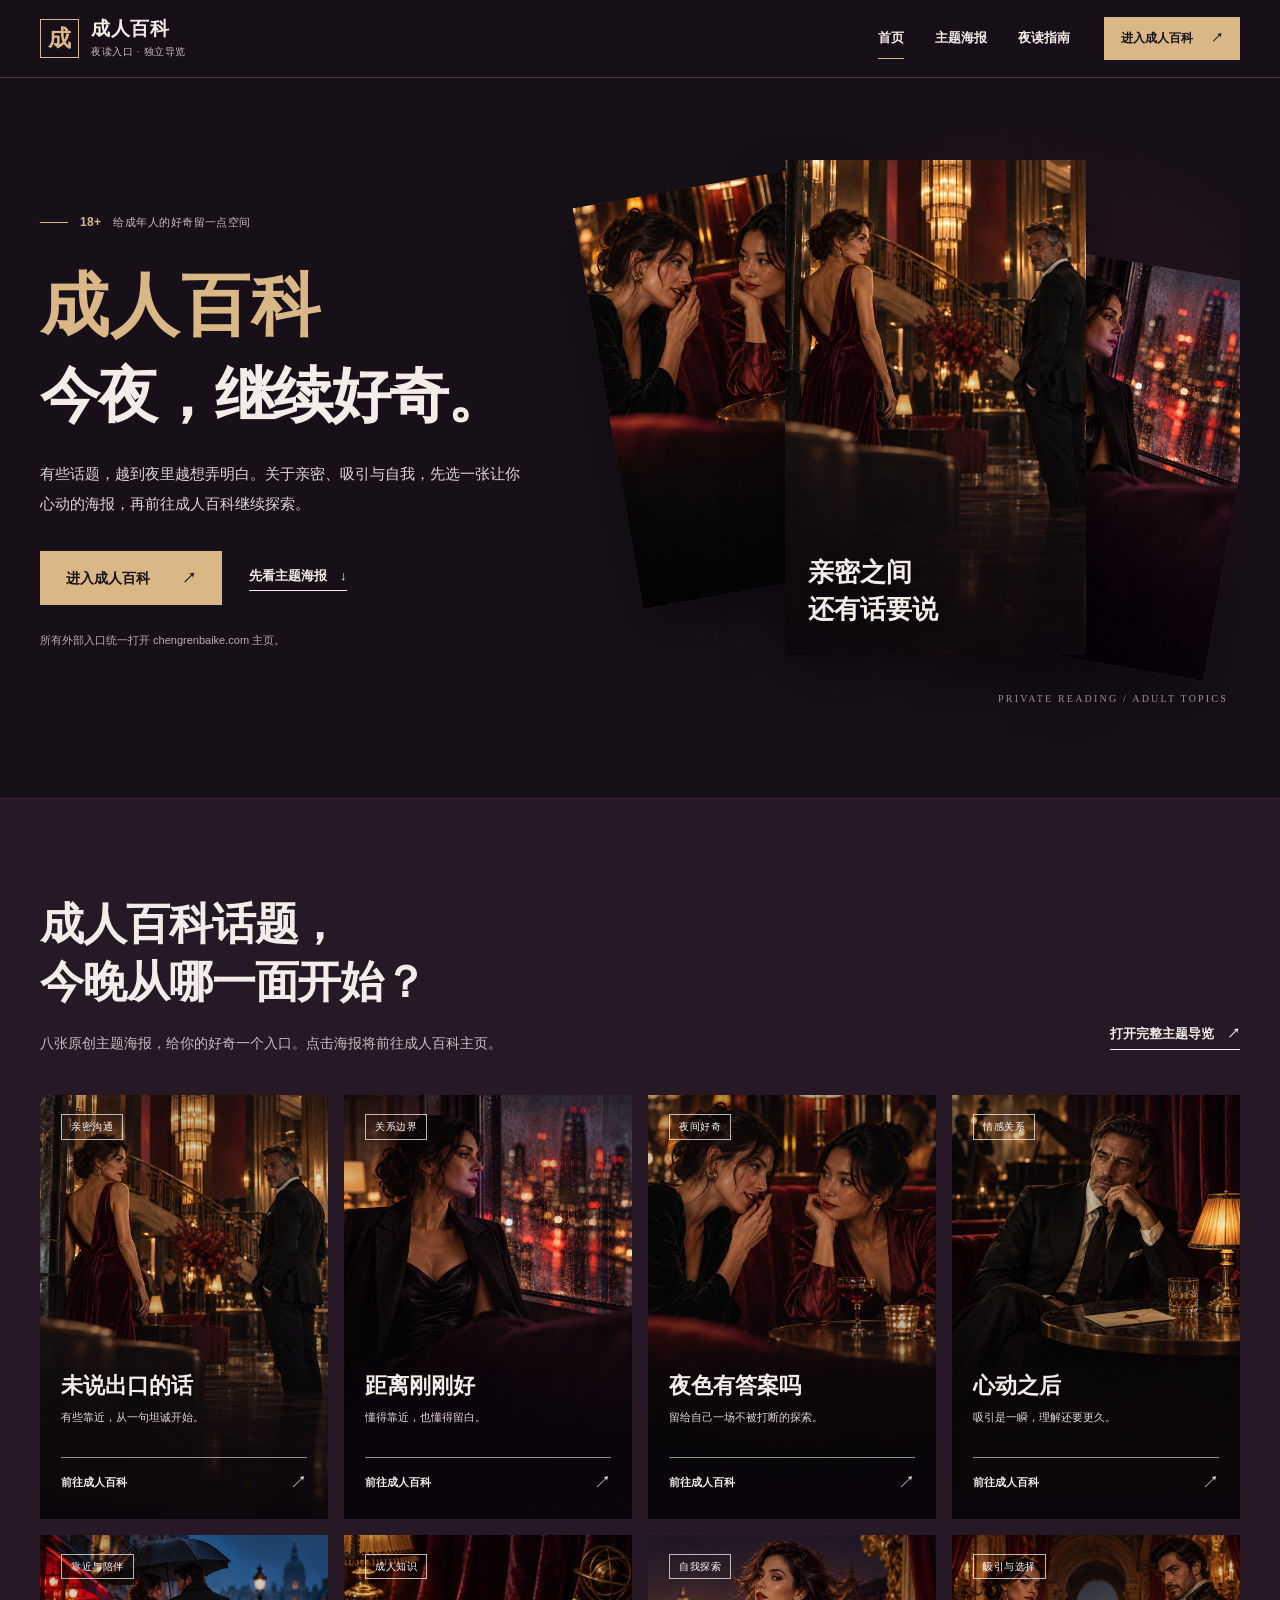
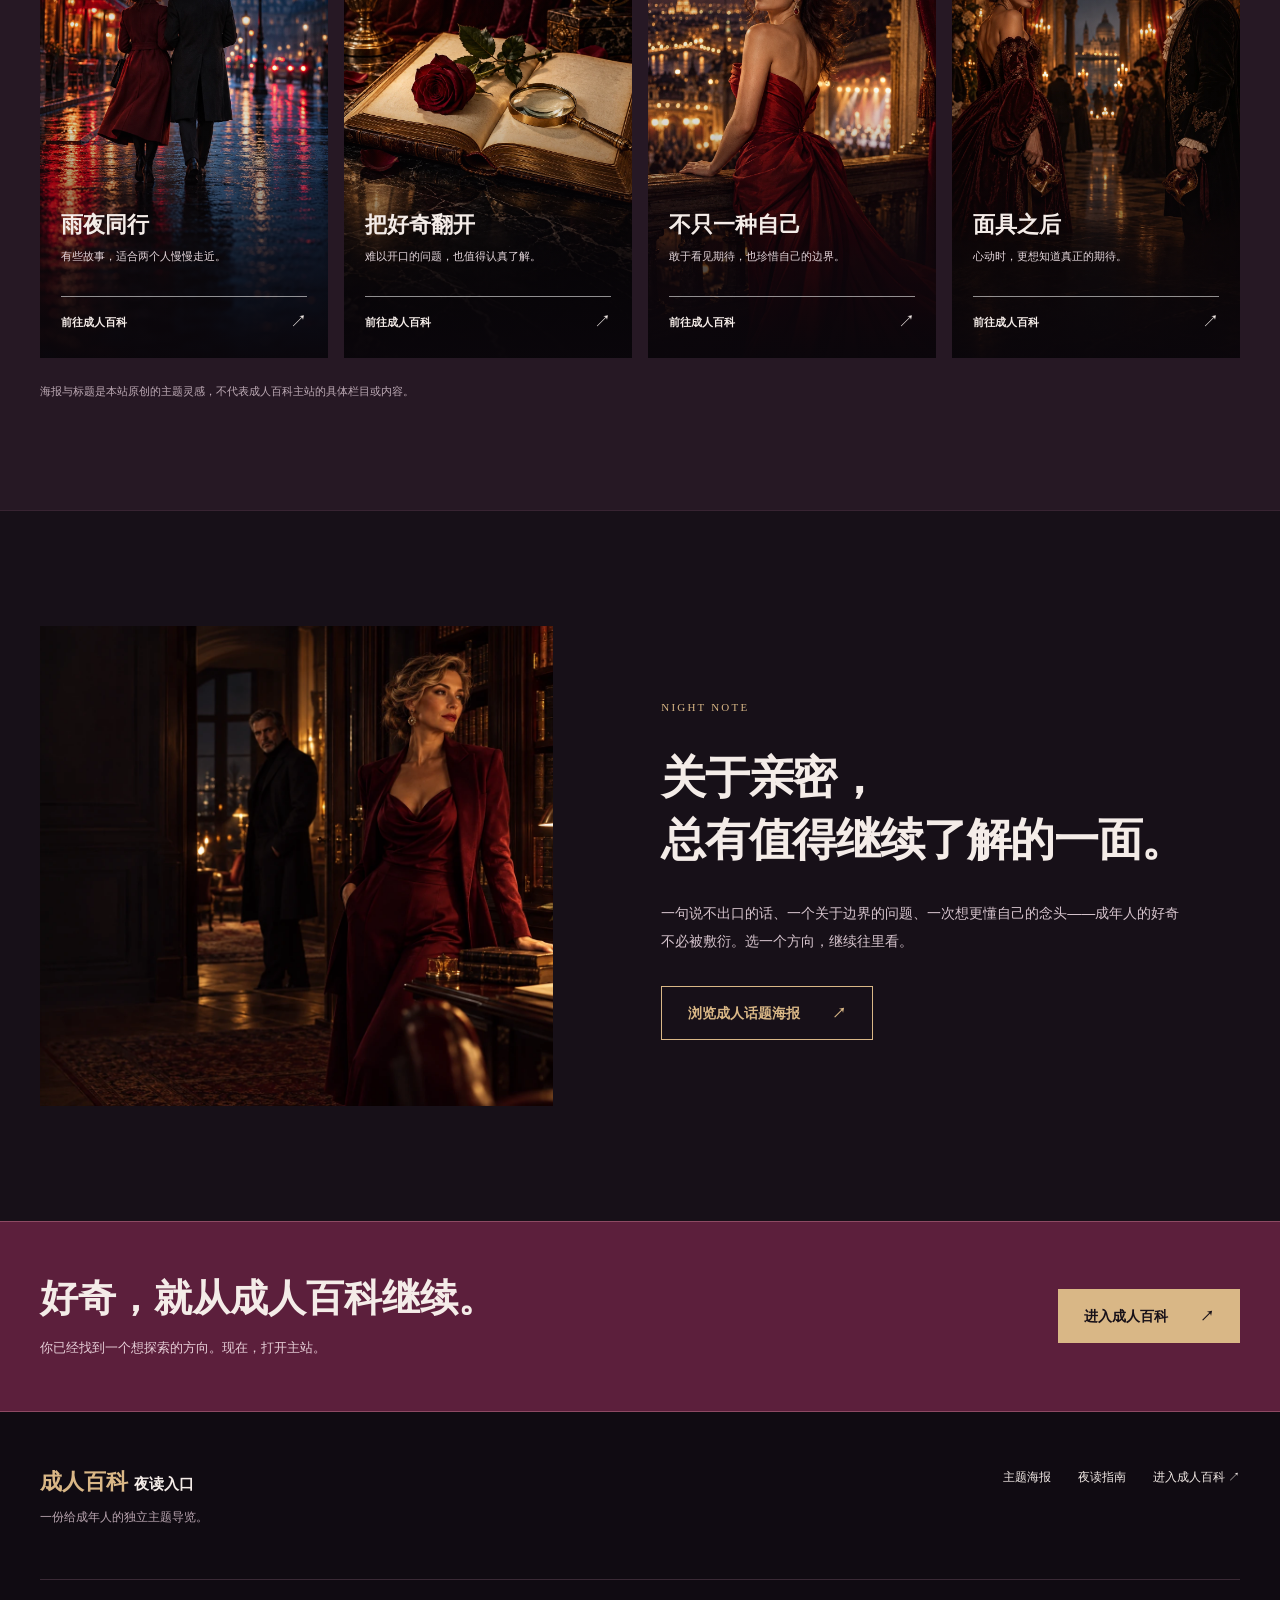
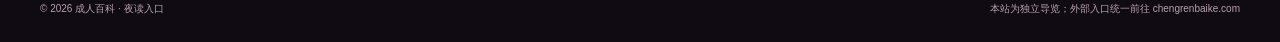
<file: sites/duanju-guide/public/index.html>
<!doctype html>
<html lang="zh-CN">
<head>
  <meta charset="utf-8">
  <meta name="viewport" content="width=device-width, initial-scale=1">
  <meta name="theme-color" content="#171018">
  <meta name="description" content="从亲密关系、成人话题与夜间灵感出发，浏览原创主题海报，点击前往成人百科 chengrenbaike.com 探索更多。本站为独立导览。">
  <meta name="keywords" content="成人百科,成人百科入口,成人话题,亲密关系,夜间探索">
  <meta property="og:title" content="成人百科入口｜成年人的夜间探索指南">
  <meta property="og:description" content="选一张成人话题海报，从好奇进入成人百科。独立主题导览，所有外部入口统一前往主站。">
  <meta property="og:type" content="website">
  <title>成人百科入口｜成年人的夜间探索指南</title>
  <link rel="icon" type="image/svg+xml" href="assets/favicon.svg">
  <link rel="stylesheet" href="assets/styles.css">
</head>
<body class="home-page">
  <a class="skip-link" href="#main">跳到主要内容</a>
  <header class="site-header"><div class="shell header-inner">
    <a class="brand" href="index.html"><span class="brand-emblem" aria-hidden="true">成</span><span class="brand-copy"><strong>成人百科</strong><small>夜读入口 · 独立导览</small></span></a>
    <nav class="desktop-nav" aria-label="主导航"><a aria-current="page" href="index.html">首页</a><a href="themes.html">主题海报</a><a href="guide.html">夜读指南</a></nav>
    <a class="header-cta" href="https://chengrenbaike.com/" target="_blank" rel="noopener noreferrer">进入成人百科 <span aria-hidden="true">↗</span></a>
    <details class="mobile-nav"><summary aria-label="打开导航菜单"><span></span><span></span><span></span></summary><nav aria-label="手机导航"><a aria-current="page" href="index.html">首页</a><a href="themes.html">主题海报</a><a href="guide.html">夜读指南</a><a href="https://chengrenbaike.com/" target="_blank" rel="noopener noreferrer">进入成人百科 ↗</a></nav></details>
  </div></header>

  <main id="main">
    <section class="hero shell" aria-labelledby="hero-title"><div class="hero-copy">
      <p class="age-mark">18+ <span>给成年人的好奇留一点空间</span></p>
      <h1 id="hero-title"><span>成人百科</span>今夜，继续好奇。</h1>
      <p class="hero-lede">有些话题，越到夜里越想弄明白。关于亲密、吸引与自我，先选一张让你心动的海报，再前往成人百科继续探索。</p>
      <div class="hero-actions"><a class="button button-gold" href="https://chengrenbaike.com/" target="_blank" rel="noopener noreferrer">进入成人百科 <span aria-hidden="true">↗</span></a><a class="quiet-link" href="#posters">先看主题海报 <span aria-hidden="true">↓</span></a></div>
      <p class="hero-fineprint">所有外部入口统一打开 chengrenbaike.com 主页。</p>
    </div><div class="hero-gallery" aria-hidden="true">
      <div class="hero-poster hero-poster-back"><img src="assets/posters/poster-03.webp" alt="" width="1024" height="1536"></div>
      <div class="hero-poster hero-poster-side"><img src="assets/posters/poster-02.webp" alt="" width="1024" height="1536"></div>
      <div class="hero-poster hero-poster-main"><img src="assets/posters/poster-01.webp" alt="" width="1024" height="1536"><span>亲密之间<br>还有话要说</span></div>
      <span class="hero-gallery-caption">PRIVATE READING / ADULT TOPICS</span>
    </div></section>

    <section class="poster-section" id="posters" aria-labelledby="posters-title"><div class="shell"><div class="section-heading"><div><h2 id="posters-title">成人百科话题，<br>今晚从哪一面开始？</h2><p>八张原创主题海报，给你的好奇一个入口。点击海报将前往成人百科主页。</p></div><a class="inline-link" href="themes.html">打开完整主题导览 <span aria-hidden="true">↗</span></a></div>
      <div class="poster-grid">
        <a class="poster-card" href="https://chengrenbaike.com/" target="_blank" rel="noopener noreferrer"><img src="assets/posters/poster-01.webp" alt="" loading="lazy" decoding="async" width="1024" height="1536"><span class="poster-kicker">亲密沟通</span><span class="poster-content"><strong>未说出口的话</strong><small>有些靠近，从一句坦诚开始。</small><span>前往成人百科 <b aria-hidden="true">↗</b></span></span></a>
        <a class="poster-card" href="https://chengrenbaike.com/" target="_blank" rel="noopener noreferrer"><img src="assets/posters/poster-02.webp" alt="" loading="lazy" decoding="async" width="1024" height="1536"><span class="poster-kicker">关系边界</span><span class="poster-content"><strong>距离刚刚好</strong><small>懂得靠近，也懂得留白。</small><span>前往成人百科 <b aria-hidden="true">↗</b></span></span></a>
        <a class="poster-card" href="https://chengrenbaike.com/" target="_blank" rel="noopener noreferrer"><img src="assets/posters/poster-03.webp" alt="" loading="lazy" decoding="async" width="1024" height="1536"><span class="poster-kicker">夜间好奇</span><span class="poster-content"><strong>夜色有答案吗</strong><small>留给自己一场不被打断的探索。</small><span>前往成人百科 <b aria-hidden="true">↗</b></span></span></a>
        <a class="poster-card" href="https://chengrenbaike.com/" target="_blank" rel="noopener noreferrer"><img src="assets/posters/poster-04.webp" alt="" loading="lazy" decoding="async" width="1024" height="1536"><span class="poster-kicker">情感关系</span><span class="poster-content"><strong>心动之后</strong><small>吸引是一瞬，理解还要更久。</small><span>前往成人百科 <b aria-hidden="true">↗</b></span></span></a>
        <a class="poster-card" href="https://chengrenbaike.com/" target="_blank" rel="noopener noreferrer"><img src="assets/posters/poster-05.webp" alt="" loading="lazy" decoding="async" width="1024" height="1536"><span class="poster-kicker">靠近与陪伴</span><span class="poster-content"><strong>雨夜同行</strong><small>有些故事，适合两个人慢慢走近。</small><span>前往成人百科 <b aria-hidden="true">↗</b></span></span></a>
        <a class="poster-card" href="https://chengrenbaike.com/" target="_blank" rel="noopener noreferrer"><img src="assets/posters/poster-06.webp" alt="" loading="lazy" decoding="async" width="1024" height="1536"><span class="poster-kicker">成人知识</span><span class="poster-content"><strong>把好奇翻开</strong><small>难以开口的问题，也值得认真了解。</small><span>前往成人百科 <b aria-hidden="true">↗</b></span></span></a>
        <a class="poster-card" href="https://chengrenbaike.com/" target="_blank" rel="noopener noreferrer"><img src="assets/posters/poster-07.webp" alt="" loading="lazy" decoding="async" width="1024" height="1536"><span class="poster-kicker">自我探索</span><span class="poster-content"><strong>不只一种自己</strong><small>敢于看见期待，也珍惜自己的边界。</small><span>前往成人百科 <b aria-hidden="true">↗</b></span></span></a>
        <a class="poster-card" href="https://chengrenbaike.com/" target="_blank" rel="noopener noreferrer"><img src="assets/posters/poster-08.webp" alt="" loading="lazy" decoding="async" width="1024" height="1536"><span class="poster-kicker">吸引与选择</span><span class="poster-content"><strong>面具之后</strong><small>心动时，更想知道真正的期待。</small><span>前往成人百科 <b aria-hidden="true">↗</b></span></span></a>
      </div><p class="poster-disclosure">海报与标题是本站原创的主题灵感，不代表成人百科主站的具体栏目或内容。</p>
    </div></section>

    <section class="editorial shell" aria-labelledby="editorial-title"><div class="editorial-image"><img src="assets/posters/hero.webp" alt="夜间书房里，两位成年人置身于暖色灯光与书架之间" loading="lazy" decoding="async" width="1536" height="1024"></div><div class="editorial-copy"><span class="editorial-index">NIGHT NOTE</span><h2 id="editorial-title">关于亲密，<br>总有值得继续了解的一面。</h2><p>一句说不出口的话、一个关于边界的问题、一次想更懂自己的念头——成年人的好奇不必被敷衍。选一个方向，继续往里看。</p><a class="button button-outline" href="themes.html">浏览成人话题海报 <span aria-hidden="true">↗</span></a></div></section>

    <section class="closing" aria-labelledby="closing-title"><div class="shell closing-inner"><div><h2 id="closing-title">好奇，就从成人百科继续。</h2><p>你已经找到一个想探索的方向。现在，打开主站。</p></div><a class="button button-gold" href="https://chengrenbaike.com/" target="_blank" rel="noopener noreferrer">进入成人百科 <span aria-hidden="true">↗</span></a></div></section>
  </main>

  <footer class="site-footer"><div class="shell footer-main"><div><a class="footer-brand" href="index.html">成人百科 <span>夜读入口</span></a><p>一份给成年人的独立主题导览。</p></div><nav aria-label="页脚导航"><a href="themes.html">主题海报</a><a href="guide.html">夜读指南</a><a href="https://chengrenbaike.com/" target="_blank" rel="noopener noreferrer">进入成人百科 ↗</a></nav></div><div class="shell footer-bottom"><span>© 2026 成人百科 · 夜读入口</span><span>本站为独立导览；外部入口统一前往 chengrenbaike.com</span></div></footer>
</body>
</html>
</file>
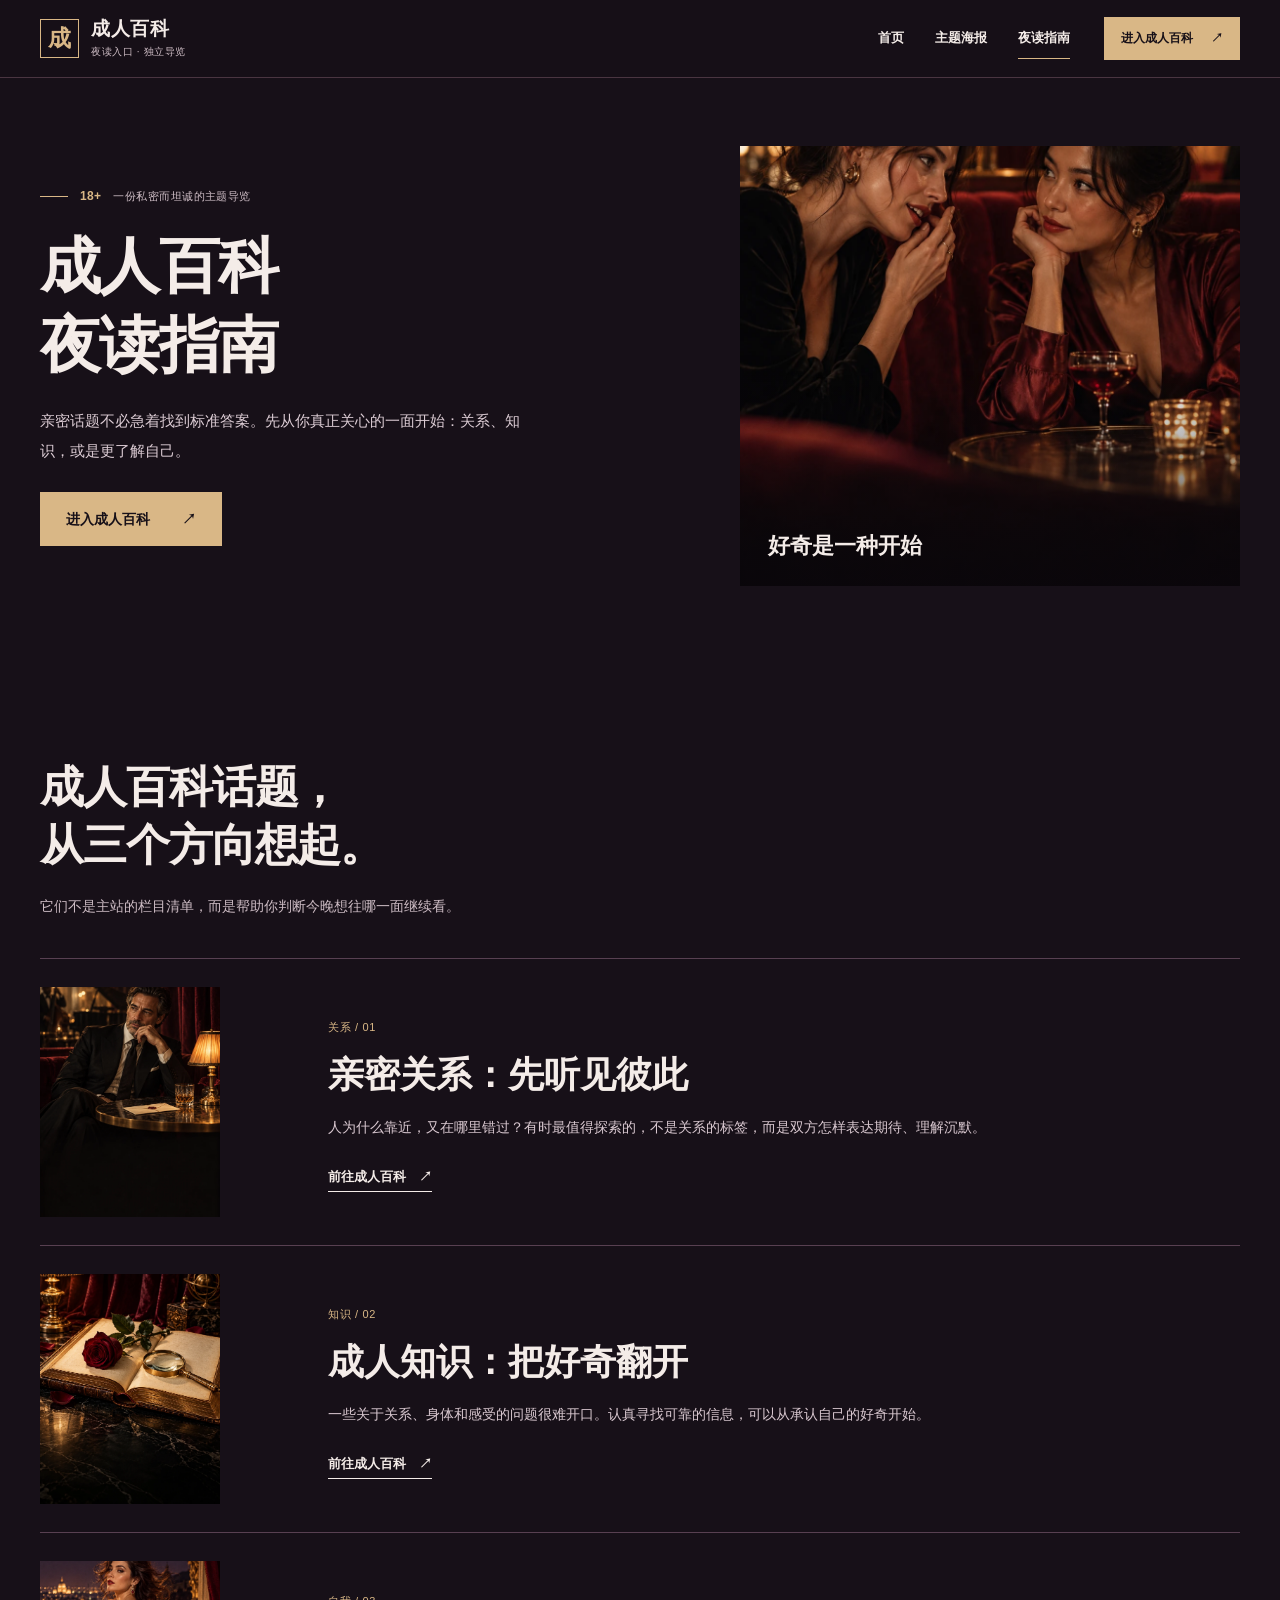
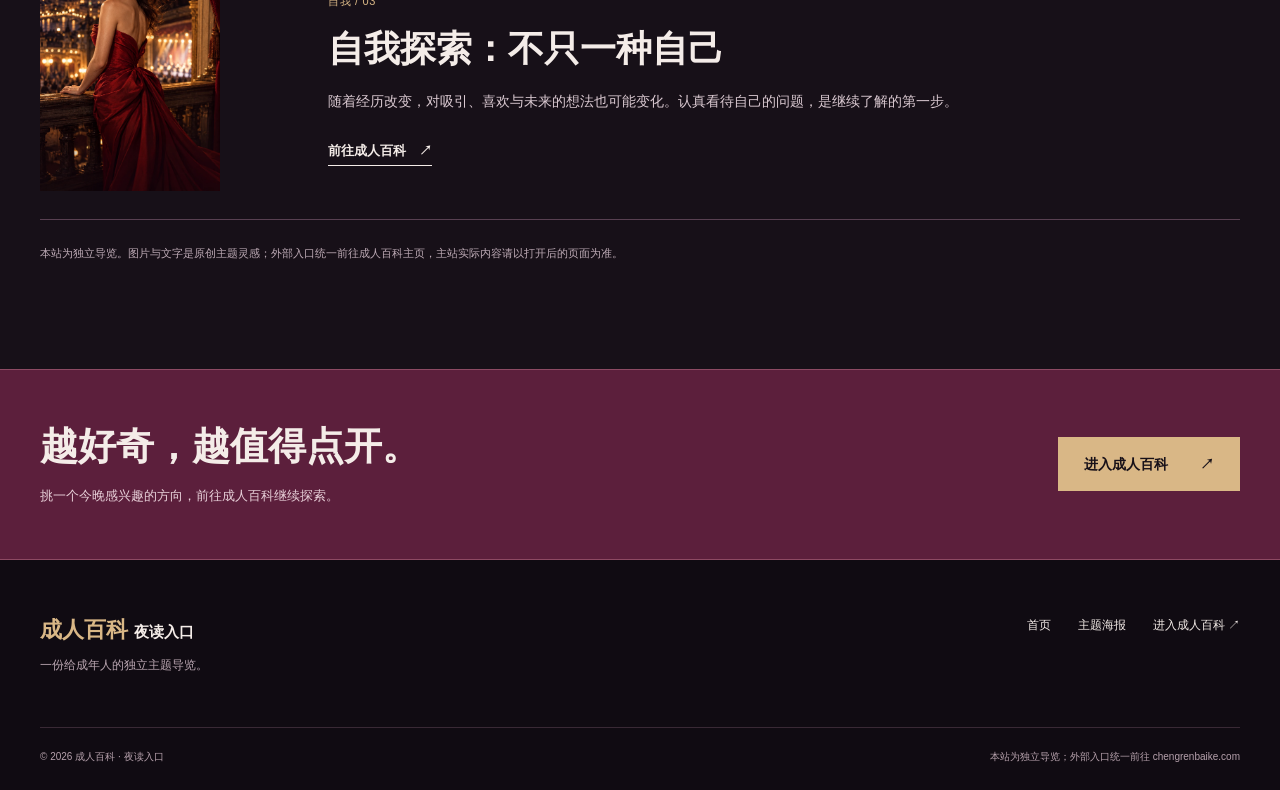
<file: sites/duanju-guide/public/guide.html>
<!doctype html>
<html lang="zh-CN">
<head>
  <meta charset="utf-8">
  <meta name="viewport" content="width=device-width, initial-scale=1">
  <meta name="theme-color" content="#171018">
  <meta name="description" content="成人百科夜读指南：从亲密关系、成人知识与自我探索三个方向，找到想继续了解的成人话题，并前往成人百科主页。本站为独立导览。">
  <meta name="keywords" content="成人百科,成人百科夜读指南,成人话题,亲密关系,成人知识">
  <meta property="og:title" content="成人百科夜读指南｜成年人关心的话题">
  <meta property="og:description" content="用清楚、尊重的方式选择成人话题，从这里前往成人百科继续探索。">
  <meta property="og:type" content="website">
  <title>成人百科夜读指南｜成年人关心的话题</title>
  <link rel="icon" type="image/svg+xml" href="assets/favicon.svg">
  <link rel="stylesheet" href="assets/styles.css">
</head>
<body class="inner-page">
  <a class="skip-link" href="#main">跳到主要内容</a>
  <header class="site-header"><div class="shell header-inner">
    <a class="brand" href="index.html"><span class="brand-emblem" aria-hidden="true">成</span><span class="brand-copy"><strong>成人百科</strong><small>夜读入口 · 独立导览</small></span></a>
    <nav class="desktop-nav" aria-label="主导航"><a href="index.html">首页</a><a href="themes.html">主题海报</a><a aria-current="page" href="guide.html">夜读指南</a></nav>
    <a class="header-cta" href="https://chengrenbaike.com/" target="_blank" rel="noopener noreferrer">进入成人百科 <span aria-hidden="true">↗</span></a>
    <details class="mobile-nav"><summary aria-label="打开导航菜单"><span></span><span></span><span></span></summary><nav aria-label="手机导航"><a href="index.html">首页</a><a href="themes.html">主题海报</a><a aria-current="page" href="guide.html">夜读指南</a><a href="https://chengrenbaike.com/" target="_blank" rel="noopener noreferrer">进入成人百科 ↗</a></nav></details>
  </div></header>

  <main id="main">
    <section class="inner-hero guide-hero shell" aria-labelledby="page-title"><div class="inner-hero-copy"><p class="age-mark">18+ <span>一份私密而坦诚的主题导览</span></p><h1 id="page-title">成人百科<br>夜读指南</h1><p>亲密话题不必急着找到标准答案。先从你真正关心的一面开始：关系、知识，或是更了解自己。</p><a class="button button-gold" href="https://chengrenbaike.com/" target="_blank" rel="noopener noreferrer">进入成人百科 <span aria-hidden="true">↗</span></a></div><div class="guide-hero-image"><img src="assets/posters/poster-03.webp" alt="红色夜间空间里，两位成年女性私语的原创海报" width="1024" height="1536"><span>好奇是一种开始</span></div></section>

    <section class="reading-section shell" aria-labelledby="reading-title"><div class="section-heading"><div><h2 id="reading-title">成人百科话题，<br>从三个方向想起。</h2><p>它们不是主站的栏目清单，而是帮助你判断今晚想往哪一面继续看。</p></div></div>
      <div class="reading-list">
        <article class="reading-row"><div class="reading-photo"><img src="assets/posters/poster-04.webp" alt="夜间酒吧里一位成年人的原创情感海报" loading="lazy" decoding="async" width="1024" height="1536"></div><div class="reading-copy"><span>关系 / 01</span><h3>亲密关系：先听见彼此</h3><p>人为什么靠近，又在哪里错过？有时最值得探索的，不是关系的标签，而是双方怎样表达期待、理解沉默。</p><a class="inline-link" href="https://chengrenbaike.com/" target="_blank" rel="noopener noreferrer">前往成人百科 <span aria-hidden="true">↗</span></a></div></article>
        <article class="reading-row"><div class="reading-photo"><img src="assets/posters/poster-06.webp" alt="打开的百科书籍、玫瑰与放大镜组成的原创海报" loading="lazy" decoding="async" width="1024" height="1536"></div><div class="reading-copy"><span>知识 / 02</span><h3>成人知识：把好奇翻开</h3><p>一些关于关系、身体和感受的问题很难开口。认真寻找可靠的信息，可以从承认自己的好奇开始。</p><a class="inline-link" href="https://chengrenbaike.com/" target="_blank" rel="noopener noreferrer">前往成人百科 <span aria-hidden="true">↗</span></a></div></article>
        <article class="reading-row"><div class="reading-photo"><img src="assets/posters/poster-07.webp" alt="剧院包厢里身穿酒红色礼服的成年女性原创海报" loading="lazy" decoding="async" width="1024" height="1536"></div><div class="reading-copy"><span>自我 / 03</span><h3>自我探索：不只一种自己</h3><p>随着经历改变，对吸引、喜欢与未来的想法也可能变化。认真看待自己的问题，是继续了解的第一步。</p><a class="inline-link" href="https://chengrenbaike.com/" target="_blank" rel="noopener noreferrer">前往成人百科 <span aria-hidden="true">↗</span></a></div></article>
      </div>
      <p class="reading-disclosure">本站为独立导览。图片与文字是原创主题灵感；外部入口统一前往成人百科主页，主站实际内容请以打开后的页面为准。</p>
    </section>

    <section class="closing" aria-labelledby="closing-title"><div class="shell closing-inner"><div><h2 id="closing-title">越好奇，越值得点开。</h2><p>挑一个今晚感兴趣的方向，前往成人百科继续探索。</p></div><a class="button button-gold" href="https://chengrenbaike.com/" target="_blank" rel="noopener noreferrer">进入成人百科 <span aria-hidden="true">↗</span></a></div></section>
  </main>

  <footer class="site-footer"><div class="shell footer-main"><div><a class="footer-brand" href="index.html">成人百科 <span>夜读入口</span></a><p>一份给成年人的独立主题导览。</p></div><nav aria-label="页脚导航"><a href="index.html">首页</a><a href="themes.html">主题海报</a><a href="https://chengrenbaike.com/" target="_blank" rel="noopener noreferrer">进入成人百科 ↗</a></nav></div><div class="shell footer-bottom"><span>© 2026 成人百科 · 夜读入口</span><span>本站为独立导览；外部入口统一前往 chengrenbaike.com</span></div></footer>
</body>
</html>
</file>
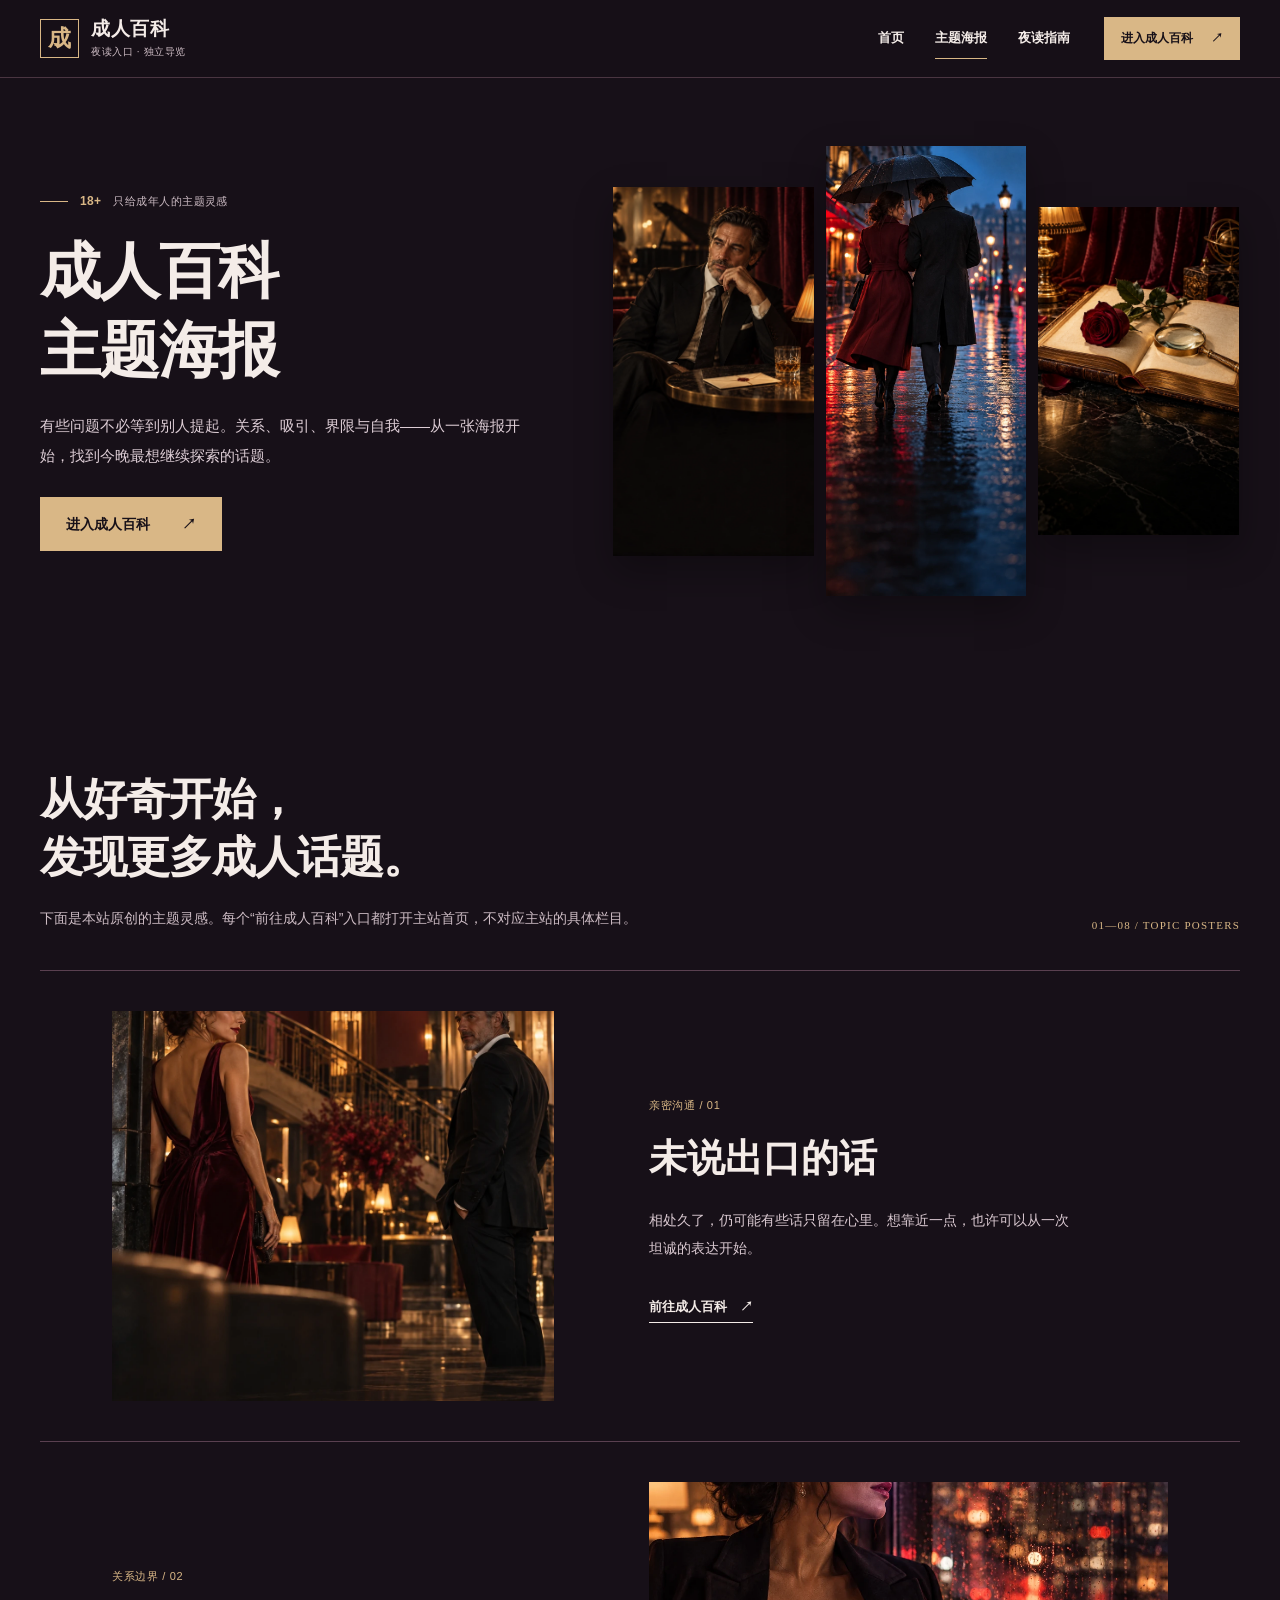
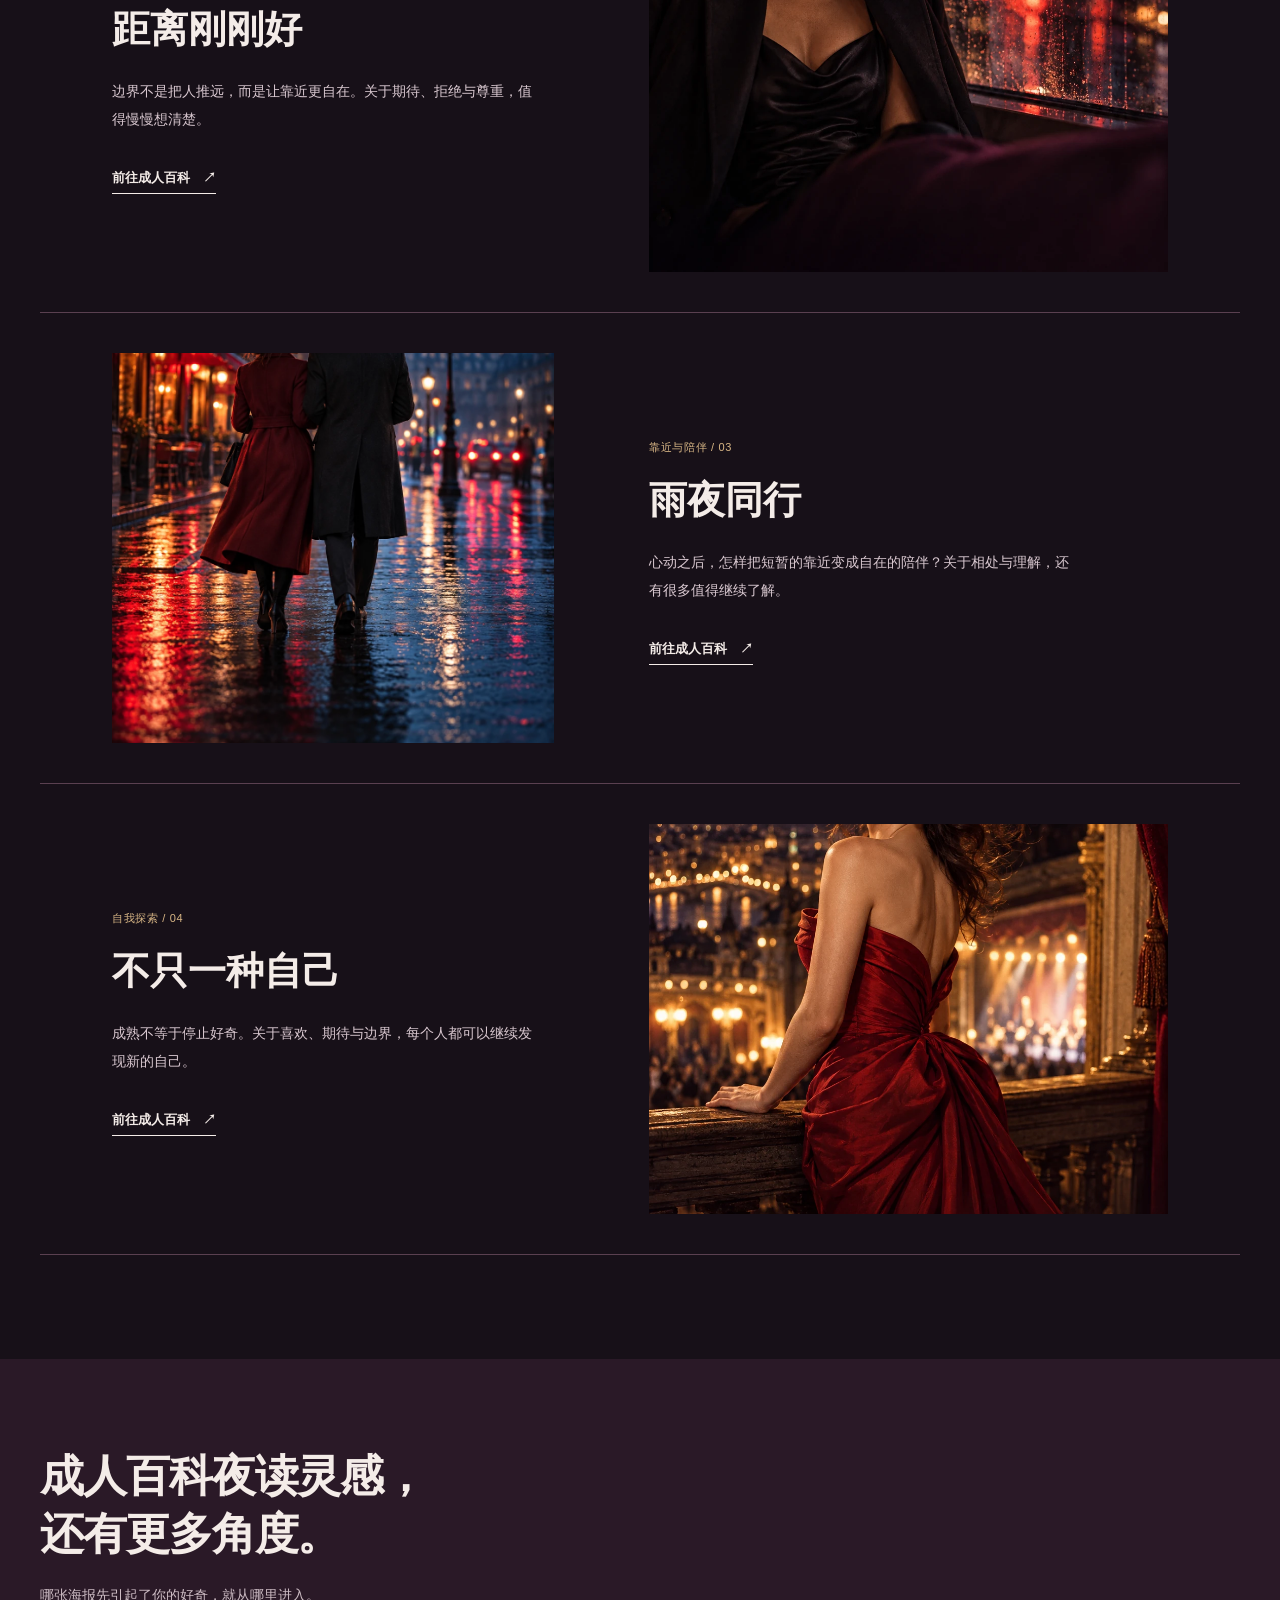
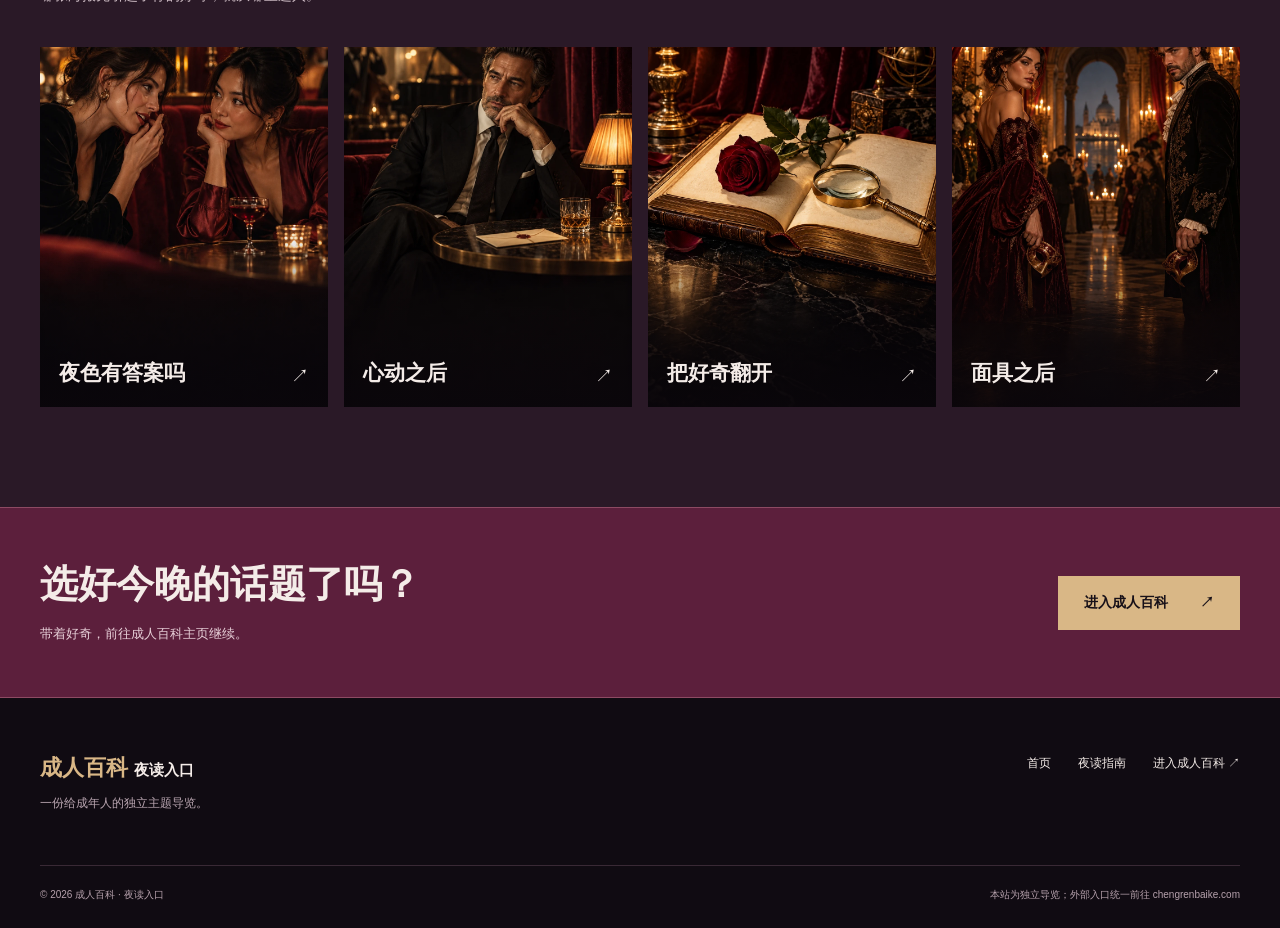
<file: sites/duanju-guide/public/themes.html>
<!doctype html>
<html lang="zh-CN">
<head>
  <meta charset="utf-8">
  <meta name="viewport" content="width=device-width, initial-scale=1">
  <meta name="theme-color" content="#171018">
  <meta name="description" content="浏览亲密沟通、关系边界、自我探索等成人话题原创海报，找到想了解的方向，点击前往成人百科主页。本站为独立导览。">
  <meta name="keywords" content="成人百科,成人百科主题海报,亲密关系,成人话题,自我探索">
  <meta property="og:title" content="成人百科主题海报｜亲密关系与成人话题导览">
  <meta property="og:description" content="八张原创成人话题海报，选一张感兴趣的，前往成人百科继续探索。">
  <meta property="og:type" content="website">
  <title>成人百科主题海报｜亲密关系与成人话题导览</title>
  <link rel="icon" type="image/svg+xml" href="assets/favicon.svg">
  <link rel="stylesheet" href="assets/styles.css">
</head>
<body class="inner-page">
  <a class="skip-link" href="#main">跳到主要内容</a>
  <header class="site-header"><div class="shell header-inner">
    <a class="brand" href="index.html"><span class="brand-emblem" aria-hidden="true">成</span><span class="brand-copy"><strong>成人百科</strong><small>夜读入口 · 独立导览</small></span></a>
    <nav class="desktop-nav" aria-label="主导航"><a href="index.html">首页</a><a aria-current="page" href="themes.html">主题海报</a><a href="guide.html">夜读指南</a></nav>
    <a class="header-cta" href="https://chengrenbaike.com/" target="_blank" rel="noopener noreferrer">进入成人百科 <span aria-hidden="true">↗</span></a>
    <details class="mobile-nav"><summary aria-label="打开导航菜单"><span></span><span></span><span></span></summary><nav aria-label="手机导航"><a href="index.html">首页</a><a aria-current="page" href="themes.html">主题海报</a><a href="guide.html">夜读指南</a><a href="https://chengrenbaike.com/" target="_blank" rel="noopener noreferrer">进入成人百科 ↗</a></nav></details>
  </div></header>

  <main id="main">
    <section class="inner-hero gallery-hero shell" aria-labelledby="page-title"><div class="inner-hero-copy"><p class="age-mark">18+ <span>只给成年人的主题灵感</span></p><h1 id="page-title">成人百科<br>主题海报</h1><p>有些问题不必等到别人提起。关系、吸引、界限与自我——从一张海报开始，找到今晚最想继续探索的话题。</p><a class="button button-gold" href="https://chengrenbaike.com/" target="_blank" rel="noopener noreferrer">进入成人百科 <span aria-hidden="true">↗</span></a></div><div class="gallery-hero-images" aria-hidden="true"><img src="assets/posters/poster-04.webp" alt="" width="1024" height="1536"><img src="assets/posters/poster-05.webp" alt="" width="1024" height="1536"><img src="assets/posters/poster-06.webp" alt="" width="1024" height="1536"></div></section>

    <section class="topic-section shell" aria-labelledby="topic-title"><div class="section-heading"><div><h2 id="topic-title">从好奇开始，<br>发现更多成人话题。</h2><p>下面是本站原创的主题灵感。每个“前往成人百科”入口都打开主站首页，不对应主站的具体栏目。</p></div><span class="section-count">01—08 / TOPIC POSTERS</span></div>
      <div class="feature-list">
        <article class="topic-feature"><div class="feature-visual"><img src="assets/posters/poster-01.webp" alt="装饰艺术空间中一对成年人的原创氛围海报" loading="lazy" decoding="async" width="1024" height="1536"></div><div class="feature-copy"><span>亲密沟通 / 01</span><h3>未说出口的话</h3><p>相处久了，仍可能有些话只留在心里。想靠近一点，也许可以从一次坦诚的表达开始。</p><a class="inline-link" href="https://chengrenbaike.com/" target="_blank" rel="noopener noreferrer">前往成人百科 <span aria-hidden="true">↗</span></a></div></article>
        <article class="topic-feature"><div class="feature-visual"><img src="assets/posters/poster-02.webp" alt="雨夜窗前的成年女性原创氛围海报" loading="lazy" decoding="async" width="1024" height="1536"></div><div class="feature-copy"><span>关系边界 / 02</span><h3>距离刚刚好</h3><p>边界不是把人推远，而是让靠近更自在。关于期待、拒绝与尊重，值得慢慢想清楚。</p><a class="inline-link" href="https://chengrenbaike.com/" target="_blank" rel="noopener noreferrer">前往成人百科 <span aria-hidden="true">↗</span></a></div></article>
        <article class="topic-feature"><div class="feature-visual"><img src="assets/posters/poster-05.webp" alt="雨夜街道上共撑一把伞的成年伴侣原创海报" loading="lazy" decoding="async" width="1024" height="1536"></div><div class="feature-copy"><span>靠近与陪伴 / 03</span><h3>雨夜同行</h3><p>心动之后，怎样把短暂的靠近变成自在的陪伴？关于相处与理解，还有很多值得继续了解。</p><a class="inline-link" href="https://chengrenbaike.com/" target="_blank" rel="noopener noreferrer">前往成人百科 <span aria-hidden="true">↗</span></a></div></article>
        <article class="topic-feature"><div class="feature-visual"><img src="assets/posters/poster-07.webp" alt="剧院包厢里身穿酒红色礼服的成年女性原创海报" loading="lazy" decoding="async" width="1024" height="1536"></div><div class="feature-copy"><span>自我探索 / 04</span><h3>不只一种自己</h3><p>成熟不等于停止好奇。关于喜欢、期待与边界，每个人都可以继续发现新的自己。</p><a class="inline-link" href="https://chengrenbaike.com/" target="_blank" rel="noopener noreferrer">前往成人百科 <span aria-hidden="true">↗</span></a></div></article>
      </div>
    </section>

    <section class="more-posters" aria-labelledby="more-title"><div class="shell"><div class="section-heading"><div><h2 id="more-title">成人百科夜读灵感，<br>还有更多角度。</h2><p>哪张海报先引起了你的好奇，就从哪里进入。</p></div></div><div class="mini-poster-grid">
      <a class="mini-poster" href="https://chengrenbaike.com/" target="_blank" rel="noopener noreferrer"><img src="assets/posters/poster-03.webp" alt="" loading="lazy" decoding="async" width="1024" height="1536"><span>夜色有答案吗 <b aria-hidden="true">↗</b></span></a>
      <a class="mini-poster" href="https://chengrenbaike.com/" target="_blank" rel="noopener noreferrer"><img src="assets/posters/poster-04.webp" alt="" loading="lazy" decoding="async" width="1024" height="1536"><span>心动之后 <b aria-hidden="true">↗</b></span></a>
      <a class="mini-poster" href="https://chengrenbaike.com/" target="_blank" rel="noopener noreferrer"><img src="assets/posters/poster-06.webp" alt="" loading="lazy" decoding="async" width="1024" height="1536"><span>把好奇翻开 <b aria-hidden="true">↗</b></span></a>
      <a class="mini-poster" href="https://chengrenbaike.com/" target="_blank" rel="noopener noreferrer"><img src="assets/posters/poster-08.webp" alt="" loading="lazy" decoding="async" width="1024" height="1536"><span>面具之后 <b aria-hidden="true">↗</b></span></a>
    </div></div></section>

    <section class="closing" aria-labelledby="closing-title"><div class="shell closing-inner"><div><h2 id="closing-title">选好今晚的话题了吗？</h2><p>带着好奇，前往成人百科主页继续。</p></div><a class="button button-gold" href="https://chengrenbaike.com/" target="_blank" rel="noopener noreferrer">进入成人百科 <span aria-hidden="true">↗</span></a></div></section>
  </main>

  <footer class="site-footer"><div class="shell footer-main"><div><a class="footer-brand" href="index.html">成人百科 <span>夜读入口</span></a><p>一份给成年人的独立主题导览。</p></div><nav aria-label="页脚导航"><a href="index.html">首页</a><a href="guide.html">夜读指南</a><a href="https://chengrenbaike.com/" target="_blank" rel="noopener noreferrer">进入成人百科 ↗</a></nav></div><div class="shell footer-bottom"><span>© 2026 成人百科 · 夜读入口</span><span>本站为独立导览；外部入口统一前往 chengrenbaike.com</span></div></footer>
</body>
</html>
</file>
<file: sites/duanju-guide/public/assets/styles.css>
:root{--night:#171018;--night-soft:#261824;--wine:#7D2948;--rose:#B94468;--gold:#D9B786;--paper:#F4ECE8;--muted:#CDBCC4;--ink:#2F1D28;--serif:"Noto Serif SC","Songti SC","STSong","SimSun",serif;--sans:"Noto Sans SC","Microsoft YaHei","PingFang SC",sans-serif}
*,*::before,*::after{box-sizing:border-box}
html{scroll-behavior:smooth;scroll-padding-top:88px}
body{margin:0;background:var(--night);color:var(--paper);font:16px/1.75 var(--sans);-webkit-font-smoothing:antialiased}
img{display:block;max-width:100%}
a{color:inherit;text-decoration:none}
h1,h2,h3,p{margin-top:0}
h1,h2,h3{font-weight:600;line-height:1.22}
button,summary{font:inherit}
:focus-visible{outline:3px solid var(--gold);outline-offset:4px}
::selection{background:var(--gold);color:var(--night)}
::-webkit-scrollbar{width:10px}::-webkit-scrollbar-track{background:var(--night)}::-webkit-scrollbar-thumb{background:#715061;border:2px solid var(--night);border-radius:10px}
.shell{width:min(1220px,calc(100% - 80px));margin-inline:auto}
.skip-link{position:absolute;z-index:200;top:-80px;left:15px;background:var(--gold);color:var(--night);padding:7px 14px}.skip-link:focus{top:12px}
.site-header{position:sticky;z-index:100;top:0;height:78px;background:rgba(23,16,24,.97);border-bottom:1px solid #4A3541;backdrop-filter:blur(10px)}
.header-inner{height:100%;display:flex;align-items:center;gap:34px}
.brand{display:inline-flex;align-items:center;gap:12px;flex:none;line-height:1.15}
.brand-emblem{width:39px;height:39px;display:grid;place-items:center;border:1px solid var(--gold);color:var(--gold);font:700 23px/1 var(--serif)}
.brand-copy strong{display:block;font:700 19px/1.1 var(--serif);letter-spacing:.03em}.brand-copy small{display:block;margin-top:6px;color:var(--muted);font-size:10px;letter-spacing:.06em}
.desktop-nav{display:flex;align-items:center;gap:31px;margin-left:auto;font-size:13px;font-weight:650}.desktop-nav a{position:relative;padding:27px 0}.desktop-nav a::after{content:"";position:absolute;left:0;right:100%;bottom:18px;height:1px;background:var(--gold);transition:right .2s}.desktop-nav a:hover::after,.desktop-nav a[aria-current]::after{right:0}
.header-cta{flex:none;background:var(--gold);color:var(--night);font-size:12px;font-weight:800;padding:11px 17px;display:inline-flex;gap:18px;align-items:center;transition:background .2s}.header-cta:hover{background:#F1D3AB}
.mobile-nav{display:none}
.button{display:inline-flex;align-items:center;justify-content:center;gap:32px;min-height:54px;padding:12px 26px;font-size:14px;font-weight:800;transition:transform .2s ease,background .2s ease}.button:hover{transform:translateY(-3px)}.button-gold{background:var(--gold);color:var(--night)}.button-gold:hover{background:#F1D3AB}.button-outline{border:1px solid var(--gold);color:var(--gold)}.button-outline:hover{background:var(--gold);color:var(--night)}
.quiet-link,.inline-link{display:inline-flex;align-items:center;gap:13px;width:max-content;max-width:100%;border-bottom:1px solid currentColor;padding-bottom:3px;font-weight:750;font-size:13px}.quiet-link:hover,.inline-link:hover{color:var(--gold)}
.age-mark{display:flex;align-items:center;gap:12px;color:var(--gold);font-size:12px;font-weight:800;letter-spacing:.03em;margin-bottom:32px}.age-mark span{color:var(--muted);font-size:11px;font-weight:500;letter-spacing:.04em}.age-mark::after{content:"";width:28px;height:1px;background:var(--gold);order:-1}
.hero{position:relative;overflow:clip;display:grid;grid-template-columns:.9fr 1.1fr;gap:36px;align-items:center;min-height:700px;padding-top:58px;padding-bottom:72px}.hero::before{content:"";position:absolute;right:-11%;top:4%;width:61%;height:80%;background:radial-gradient(ellipse at center,rgba(125,41,72,.30),transparent 68%);pointer-events:none}
.hero-copy{position:relative;z-index:2;max-width:550px}.hero h1{font-family:var(--serif);font-size:clamp(44px,4.7vw,70px);letter-spacing:-.03em;margin:0 0 27px}.hero h1 span{display:block;color:var(--gold);font-size:1.14em;letter-spacing:.02em;margin-bottom:10px}.hero-lede{max-width:490px;font-size:15px;line-height:2;color:#E2D3D9;margin-bottom:32px}.hero-actions{display:flex;align-items:center;gap:27px;flex-wrap:wrap}.hero-fineprint{font-size:11px;color:#BCAAB3;margin:26px 0 0}
.hero-gallery{position:relative;height:590px;isolation:isolate}.hero-poster{position:absolute;overflow:hidden;background:#3B2032;box-shadow:0 25px 55px rgba(0,0,0,.36)}.hero-poster img{width:100%;height:100%;object-fit:cover}.hero-poster-back{left:1%;top:8%;width:40%;height:69%;transform:rotate(-10deg);z-index:1}.hero-poster-side{right:0;top:21%;width:42%;height:68%;transform:rotate(10deg);z-index:2}.hero-poster-main{left:29%;top:4%;width:47%;height:84%;z-index:3}.hero-poster-main::after{content:"";position:absolute;inset:38% 0 0;background:linear-gradient(transparent,rgba(12,7,13,.87))}.hero-poster-main span{position:absolute;left:23px;right:18px;bottom:27px;z-index:1;font:600 clamp(19px,2vw,26px)/1.45 var(--serif);text-shadow:0 2px 10px rgba(0,0,0,.45)}.hero-gallery-caption{position:absolute;right:12px;bottom:20px;font:10px/1.4 Georgia,serif;letter-spacing:.22em;color:#BDA3AE}
.poster-section{background:var(--night-soft);padding:96px 0 108px;border-block:1px solid #382432}.section-heading{display:flex;align-items:end;justify-content:space-between;gap:40px;margin-bottom:39px}.section-heading h2{font:600 clamp(34px,3.4vw,49px)/1.34 var(--serif);letter-spacing:-.025em;margin:0 0 18px}.section-heading p{color:var(--muted);max-width:680px;font-size:14px;line-height:1.9;margin:0}.section-heading .inline-link{flex:none;margin-bottom:6px}.section-count{color:var(--gold);font:11px Georgia,serif;letter-spacing:.11em;white-space:nowrap}
.poster-grid{display:grid;grid-template-columns:repeat(4,minmax(0,1fr));gap:16px}.poster-card{position:relative;display:block;aspect-ratio:.68;min-height:330px;overflow:hidden;background:#3B2032;isolation:isolate;transition:transform .25s ease,box-shadow .25s ease}.poster-card:hover{transform:translateY(-5px);box-shadow:0 20px 36px rgba(0,0,0,.3)}.poster-card img{width:100%;height:100%;object-fit:cover;transition:transform .5s ease}.poster-card:hover img{transform:scale(1.055)}.poster-card::after{content:"";position:absolute;inset:0;background:linear-gradient(180deg,rgba(10,6,11,.3) 0%,transparent 35%,rgba(10,6,11,.2) 48%,rgba(10,6,11,.96) 100%);pointer-events:none}.poster-kicker{position:absolute;z-index:1;left:21px;top:19px;border:1px solid rgba(255,255,255,.7);padding:3px 9px;color:#fff;font-size:10px;letter-spacing:.06em}.poster-content{position:absolute;z-index:1;left:21px;right:21px;bottom:21px;display:flex;flex-direction:column;gap:7px}.poster-content strong{font:600 clamp(18px,1.7vw,25px)/1.35 var(--serif)}.poster-content small{color:#E5D7DC;font-size:11px;line-height:1.65;min-height:35px}.poster-content>span{display:flex;align-items:center;justify-content:space-between;border-top:1px solid rgba(255,255,255,.55);margin-top:7px;padding-top:10px;font-size:11px;font-weight:800}.poster-content b{font-size:17px;font-weight:400}.poster-disclosure,.reading-disclosure{color:#BDAAB5;font-size:11px;line-height:1.8;margin:24px 0 0}
.editorial{display:grid;grid-template-columns:.94fr 1.06fr;align-items:center;gap:9%;padding-top:115px;padding-bottom:115px}.editorial-image{height:480px;overflow:hidden;background:#392034}.editorial-image img{width:100%;height:100%;object-fit:cover;object-position:68% center}.editorial-copy{max-width:525px}.editorial-index{color:var(--gold);font:11px Georgia,serif;letter-spacing:.2em}.editorial-copy h2{font:600 clamp(36px,3.5vw,50px)/1.37 var(--serif);letter-spacing:-.03em;margin:28px 0}.editorial-copy p{color:#D6C4CD;font-size:14px;line-height:2;margin-bottom:31px}
.closing{background:#5C1F3C;border-block:1px solid #8D4A63}.closing-inner{display:flex;align-items:center;justify-content:space-between;gap:35px;padding-block:51px}.closing h2{font:600 clamp(29px,3vw,43px)/1.35 var(--serif);margin:0 0 12px}.closing p{font-size:13px;color:#E7CFD8;margin:0}.closing .button{flex:none}
.site-footer{background:#100B12;padding:55px 0 25px}.footer-main{display:flex;justify-content:space-between;gap:30px}.footer-brand{font:700 22px var(--serif);color:var(--gold)}.footer-brand span{font-size:15px;color:var(--paper)}.footer-main p{color:#BAA6B1;font-size:12px;margin:9px 0}.footer-main nav{display:flex;gap:27px;align-items:start;flex-wrap:wrap;font-size:12px}.footer-main nav a:hover{color:var(--gold)}.footer-bottom{border-top:1px solid #392935;margin-top:42px;padding-top:20px;display:flex;justify-content:space-between;gap:20px;color:#B6A1AC;font-size:10px}
/* Inner pages */
.inner-hero{display:grid;grid-template-columns:.9fr 1.1fr;align-items:center;gap:60px;min-height:545px;padding-block:68px 78px}.inner-hero-copy h1{font:600 clamp(46px,4.8vw,69px)/1.28 var(--serif);letter-spacing:-.025em;margin:0 0 22px}.inner-hero-copy>p:not(.age-mark){max-width:490px;color:#DDCDD5;font-size:15px;line-height:1.95;margin:0 0 27px}.inner-hero .age-mark{margin-bottom:20px}.gallery-hero-images{height:450px;display:flex;align-items:center;gap:12px}.gallery-hero-images img{height:82%;width:32%;object-fit:cover;box-shadow:0 15px 35px rgba(0,0,0,.3)}.gallery-hero-images img:nth-child(2){height:100%}.gallery-hero-images img:nth-child(3){height:73%}
.topic-section{padding-top:96px;padding-bottom:104px}.feature-list{border-top:1px solid #5A4050}.topic-feature{display:grid;grid-template-columns:.46fr .54fr;gap:9%;align-items:center;padding:40px 6%;border-bottom:1px solid #5A4050}.topic-feature:nth-child(even) .feature-visual{order:2}.feature-visual{height:390px;overflow:hidden;background:#3B2032}.feature-visual img{width:100%;height:100%;object-fit:cover;object-position:center 40%}.feature-copy>span,.reading-copy>span{color:var(--gold);font-size:11px;letter-spacing:.06em}.feature-copy h3{font:600 clamp(31px,3vw,42px)/1.33 var(--serif);margin:15px 0 22px}.feature-copy p{color:#D9C8D0;font-size:14px;line-height:2;max-width:425px;margin-bottom:30px}
.more-posters{background:#2A1927;padding:88px 0 100px}.mini-poster-grid{display:grid;grid-template-columns:repeat(4,minmax(0,1fr));gap:16px}.mini-poster{position:relative;aspect-ratio:.8;overflow:hidden;background:#422537}.mini-poster img{width:100%;height:100%;object-fit:cover;transition:transform .4s}.mini-poster:hover img{transform:scale(1.055)}.mini-poster::after{content:"";position:absolute;inset:50% 0 0;background:linear-gradient(transparent,rgba(10,6,11,.9))}.mini-poster span{position:absolute;z-index:1;left:19px;right:19px;bottom:19px;font:600 21px/1.4 var(--serif);display:flex;align-items:end;justify-content:space-between;gap:5px}.mini-poster b{font:18px var(--sans)}
.guide-hero{grid-template-columns:1fr .78fr}.guide-hero-image{height:440px;position:relative;overflow:hidden;background:#422537}.guide-hero-image img{width:100%;height:100%;object-fit:cover;object-position:center 38%}.guide-hero-image::after{content:"";position:absolute;inset:50% 0 0;background:linear-gradient(transparent,rgba(10,6,11,.84))}.guide-hero-image span{position:absolute;z-index:1;left:28px;bottom:25px;font:600 22px var(--serif)}
.reading-section{padding-top:94px;padding-bottom:105px}.reading-list{border-top:1px solid #584051}.reading-row{display:grid;grid-template-columns:180px 1fr;gap:9%;align-items:center;padding:28px 0;border-bottom:1px solid #584051}.reading-photo{height:230px;overflow:hidden;background:#422537}.reading-photo img{width:100%;height:100%;object-fit:cover}.reading-copy h3{font:600 clamp(28px,2.8vw,38px)/1.4 var(--serif);margin:10px 0 14px}.reading-copy p{font-size:14px;line-height:1.95;color:#D9C8D0;max-width:670px;margin:0 0 20px}
@media(max-width:1100px){.shell{width:min(100% - 56px,1220px)}.header-inner{gap:22px}.desktop-nav{gap:20px}.hero{gap:12px}.hero-gallery{transform:scale(.9);transform-origin:center left}.poster-card{min-height:290px}.poster-content{left:16px;right:16px;bottom:16px}.poster-kicker{left:16px;top:16px}}
@media(max-width:900px){.shell{width:min(100% - 42px,680px)}.site-header{height:68px}.brand-emblem{width:35px;height:35px}.brand-copy strong{font-size:17px}.desktop-nav,.header-cta{display:none}.mobile-nav{display:block;margin-left:auto;position:relative}.mobile-nav summary{cursor:pointer;list-style:none;width:41px;height:41px;border:1px solid #8C6A7B;display:flex;flex-direction:column;align-items:center;justify-content:center;gap:5px}.mobile-nav summary::-webkit-details-marker{display:none}.mobile-nav summary span{display:block;width:18px;height:1px;background:var(--paper)}.mobile-nav nav{position:absolute;top:50px;right:0;width:min(300px,calc(100vw - 42px));background:#271823;border:1px solid #725264;box-shadow:0 18px 28px rgba(0,0,0,.35);padding:10px 17px}.mobile-nav nav a{display:block;font-size:14px;font-weight:700;padding:12px 2px;border-bottom:1px solid #554050}.mobile-nav nav a:last-child{color:var(--gold);border:0}
.hero{grid-template-columns:1fr;min-height:0;gap:20px;padding-top:64px;padding-bottom:62px;overflow:clip}.hero-copy{max-width:680px}.hero h1{font-size:clamp(45px,8vw,66px)}.hero-gallery{height:440px;max-width:550px;width:100%;margin-inline:auto;transform:none}.hero-poster-main{width:45%;left:29%;height:88%}.hero-poster-back{height:70%}.hero-poster-side{height:73%}.poster-section{padding:70px 0 78px}.section-heading{display:block}.section-heading .inline-link,.section-count{display:inline-flex;margin-top:18px}.poster-grid{grid-template-columns:repeat(3,minmax(0,1fr))}.poster-card{min-height:0}.poster-content strong{font-size:19px}.editorial{grid-template-columns:1fr;gap:37px;padding-block:78px}.editorial-image{height:390px}.closing-inner{padding-block:42px}.inner-hero{grid-template-columns:1fr;gap:26px;padding-block:65px}.gallery-hero-images{height:340px}.guide-hero-image{height:350px}.topic-section,.reading-section{padding-block:73px}.feature-visual{height:320px}.more-posters{padding-block:73px}.mini-poster-grid{grid-template-columns:repeat(2,1fr)}}
@media(max-width:600px){.shell{width:calc(100% - 32px)}.hero{padding-top:52px}.age-mark{margin-bottom:24px}.hero h1{font-size:clamp(40px,10vw,53px)}.hero h1 span{margin-bottom:8px}.hero-lede{font-size:14px}.hero-actions{gap:22px}.hero-gallery{height:330px;max-width:390px}.hero-poster-main{left:29%;width:46%}.hero-poster-main span{font-size:16px;left:15px;bottom:17px}.hero-gallery-caption{font-size:8px;bottom:3px}.section-heading h2{font-size:34px}.section-heading p{font-size:13px}.poster-grid{grid-template-columns:repeat(2,minmax(0,1fr));gap:10px}.poster-card{aspect-ratio:.67}.poster-kicker{left:11px;top:11px;padding:2px 6px;font-size:9px}.poster-content{left:11px;right:11px;bottom:12px;gap:4px}.poster-content strong{font-size:17px}.poster-content small{font-size:10px;min-height:0}.poster-content>span{font-size:9px;padding-top:6px;margin-top:3px}.poster-content b{font-size:14px}.editorial{padding-block:68px}.editorial-image{height:300px}.editorial-copy h2{font-size:33px}.closing-inner{display:block}.closing .button{margin-top:22px}.footer-main{display:block}.footer-main nav{margin-top:24px}.footer-bottom{display:block}.footer-bottom span{display:block;margin-top:5px}.inner-hero{padding-block:55px}.inner-hero-copy h1{font-size:46px}.inner-hero-copy>p:not(.age-mark){font-size:14px}.gallery-hero-images{height:275px;gap:7px}.topic-feature{grid-template-columns:1fr;gap:22px;padding:32px 0}.topic-feature:nth-child(even) .feature-visual{order:0}.feature-visual{height:300px}.feature-copy h3{font-size:31px}.mini-poster-grid{gap:10px}.mini-poster span{left:11px;right:11px;bottom:10px;font-size:16px}.guide-hero-image{height:300px}.reading-row{grid-template-columns:95px 1fr;gap:17px}.reading-photo{height:155px}.reading-copy h3{font-size:23px}.reading-copy p{font-size:12px;line-height:1.7}.reading-copy .inline-link{font-size:11px}}
@media(max-width:390px){.hero-gallery{height:285px}.hero-poster-main span{font-size:14px}.poster-content small{display:none}.poster-content strong{font-size:16px}.poster-card{aspect-ratio:.69}.reading-row{grid-template-columns:1fr}.reading-photo{height:230px}.reading-copy p{font-size:13px}}
@media(prefers-reduced-motion:reduce){html{scroll-behavior:auto}.button,.poster-card,.poster-card img,.mini-poster img,.desktop-nav a::after{transition:none}}
</file>
